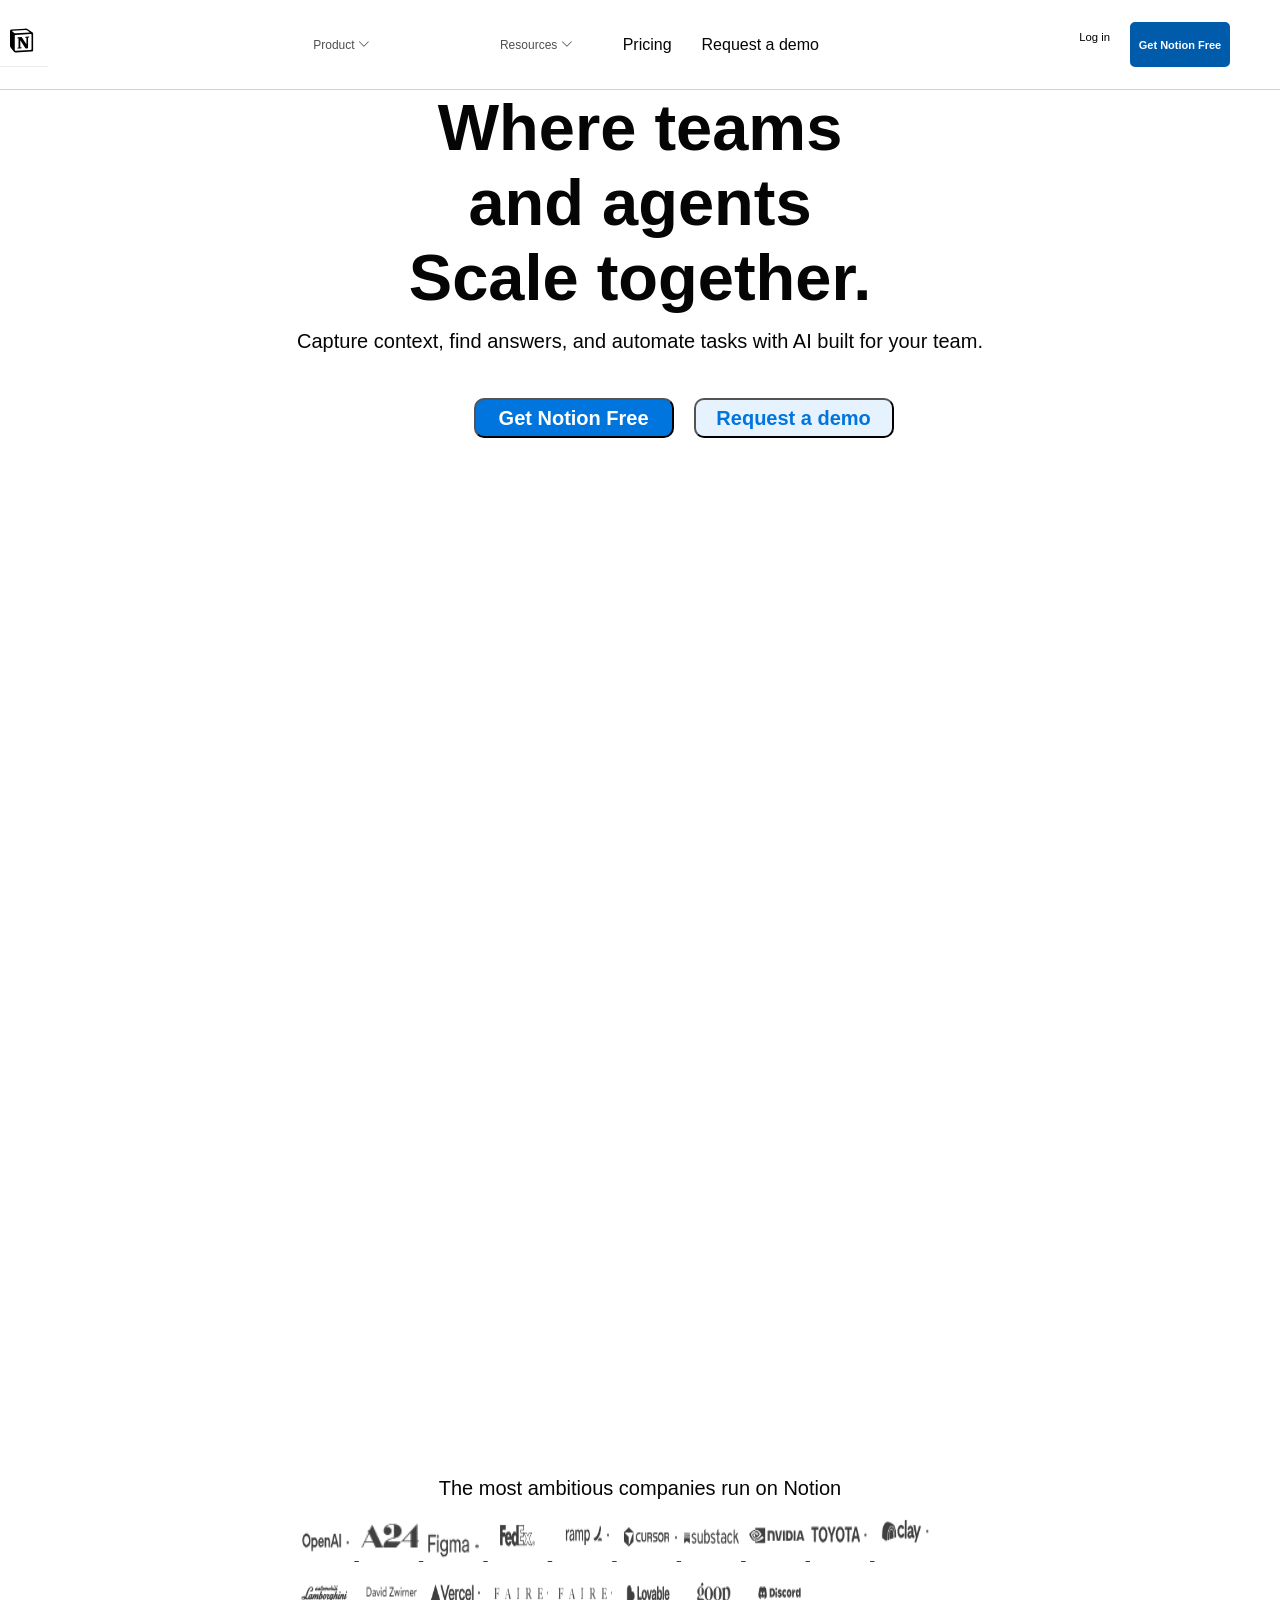
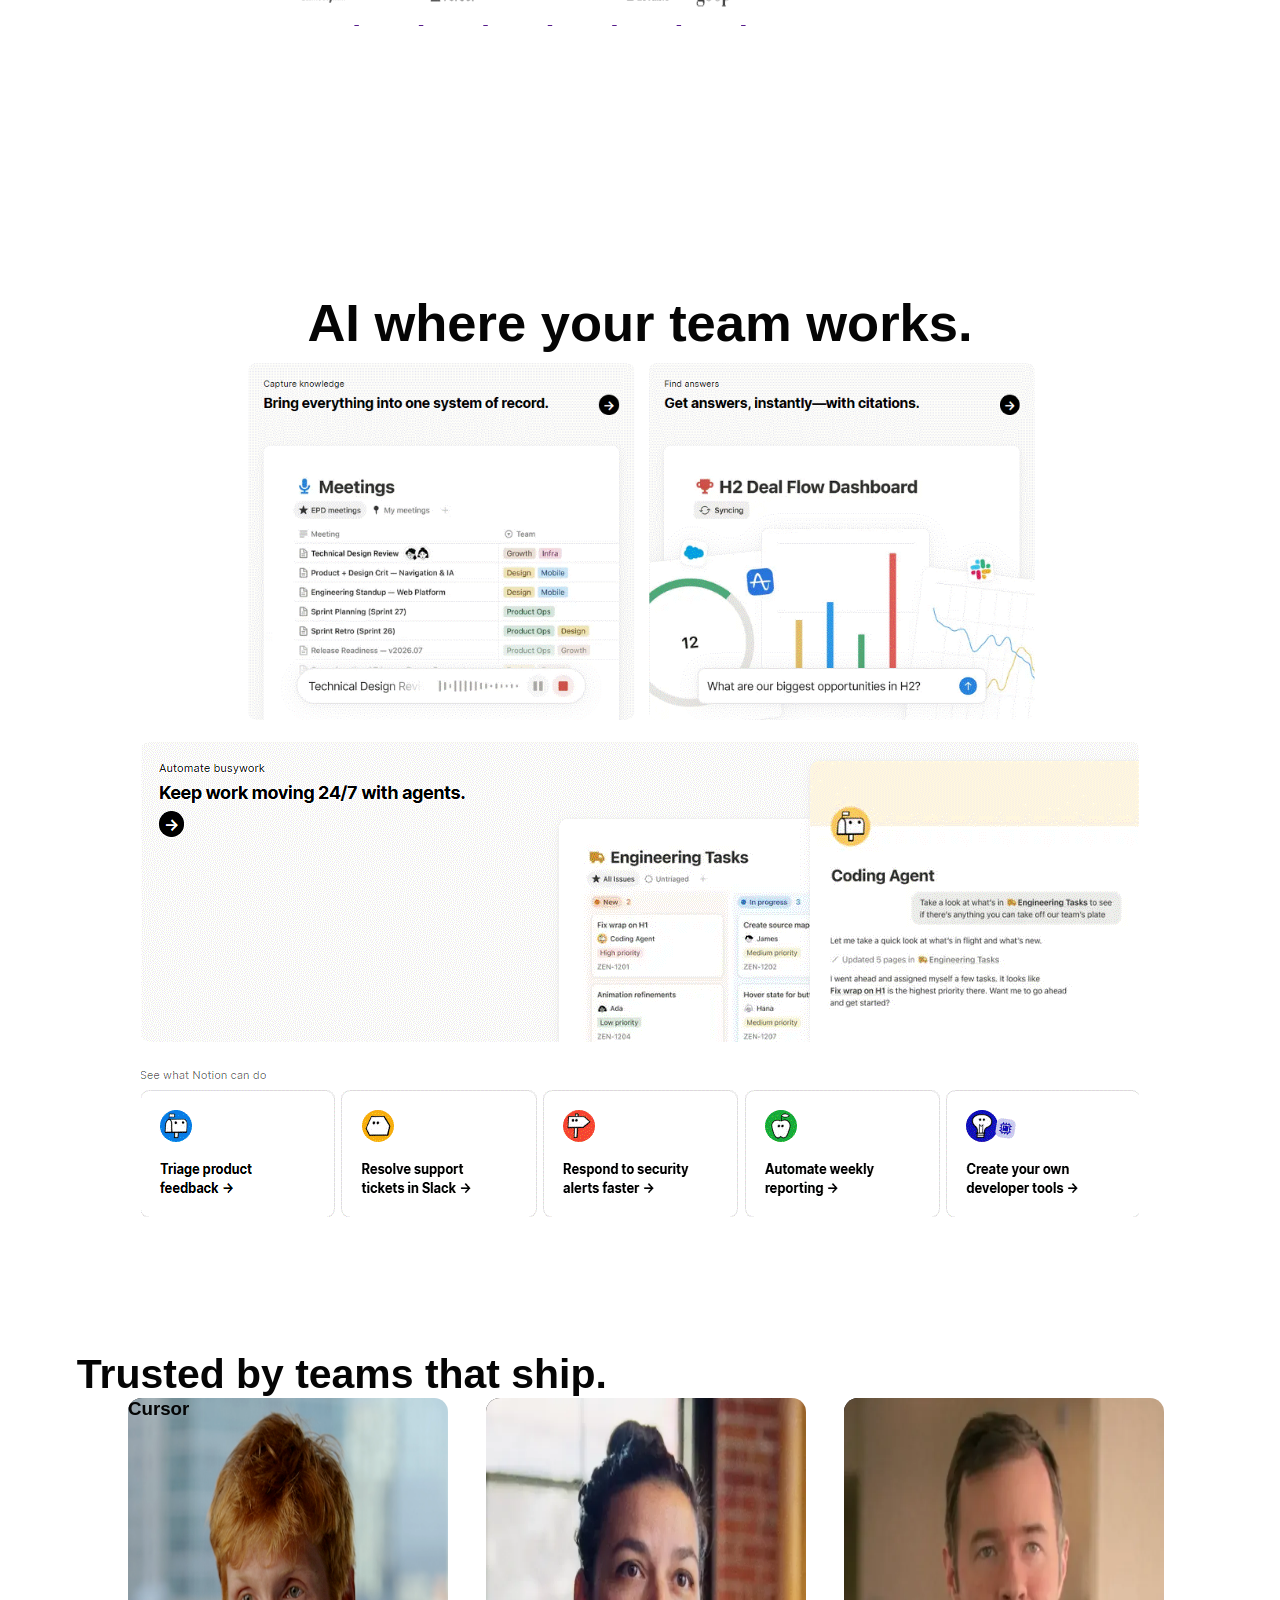
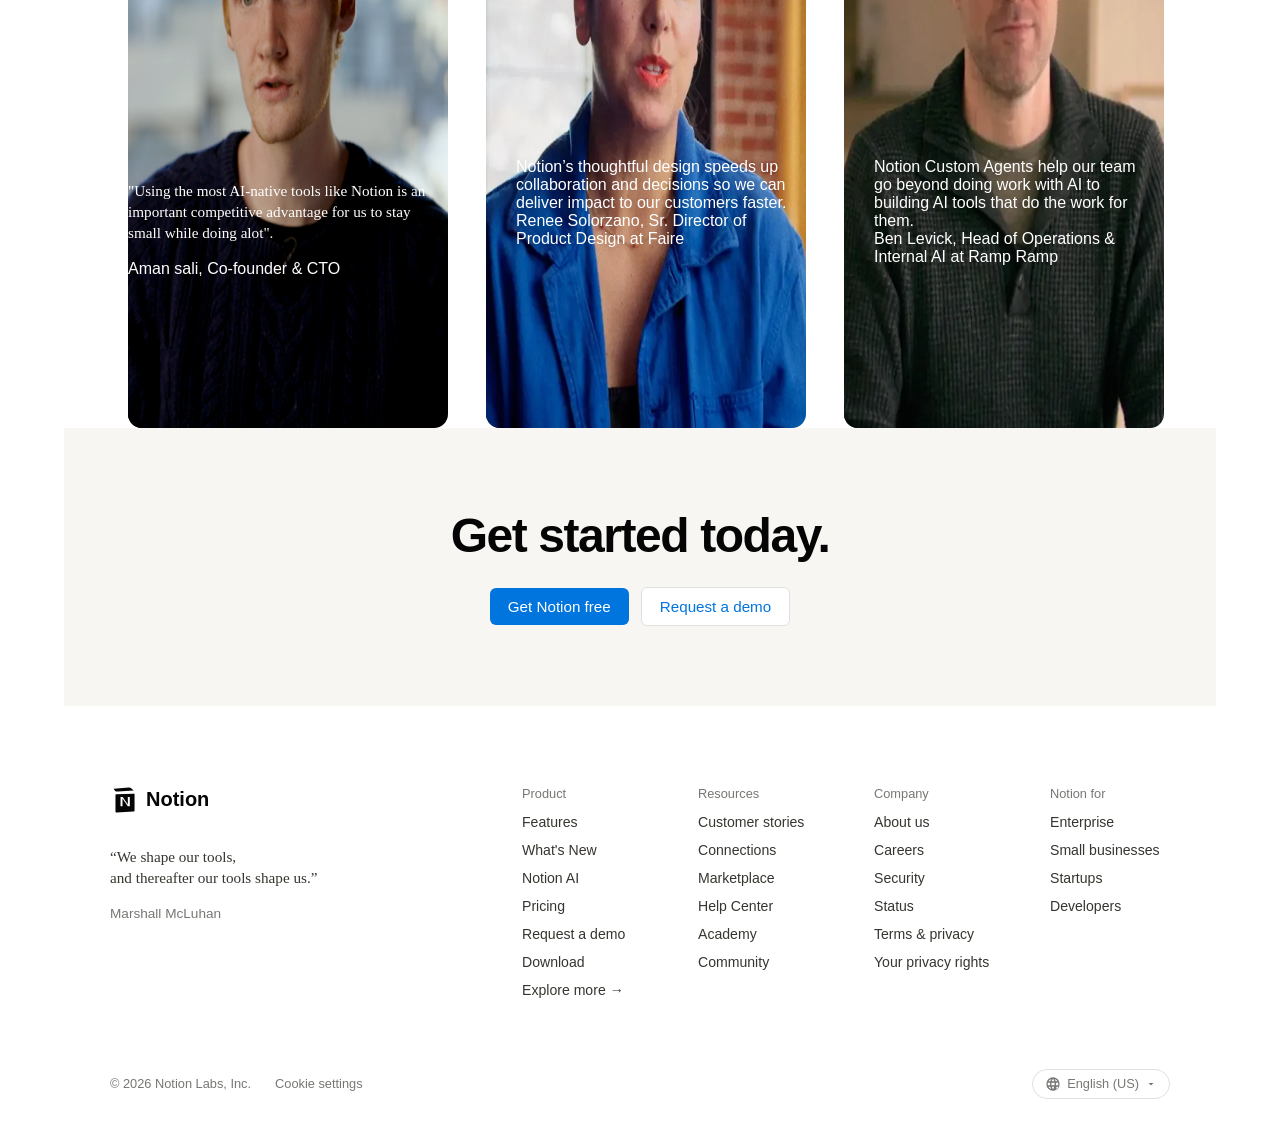
<file: index.html>
<!DOCTYPE html>
<html lang="en">
<head>
    <meta charset="UTF-8">
    <meta name="viewport" content="width=device-width, initial-scale=1.0">
    <link rel="stylesheet" href="style.css">
    <link rel="stylesheet" href="https://cdn.jsdelivr.net/npm/bootstrap-icons@1.13.1/font/bootstrap-icons.min.css">
    <title>Notion</title>
</head>
<body>
    <nav class="top">
        <div>
            <img src="./images/image.png" alt="">
        </div>
        <div class="topheader">
            <div class="product">
                <p>Product <i class="bi bi-chevron-down"></i>
                    <div class="dropdown">
                    <div class="privacy-box">
                        <h6>Features</h6>
                        <a href="">See all product<i class="bi bi-arrow-right-short"></i></a>
                    </div>
                    <div class="capture-box">
                        <div class="capture"><img src="/images/capture.gif" alt=""></div>
                        <div class="find">
                            <img src="/images/find.gif" alt="">
                        </div>
                        <div class="gift">
                            <img src="/images/gift.gif" alt="">
                        </div>
                    </div>
                    </div>
                </p>
            </div>
            <div class="resource">
                <p>Resources <i class="bi bi-chevron-down"></i>
                <div class="drop-down2">
                    <div class="notion">
                        <h4>Notion for</h4>
                        <h3>Enterprise</h3>
                        <h3>Small businesses</h3>
                        <h3>Startups</h3>
                        <h3>Developers</h3>
                    </div>
                    <div class="discover">
                        <h4>Discover</h4>
                        <h3>What's New</h3>
                        <h3>Customer stories</h3>
                        <h3>Webinars</h3>
                        <h3>Templates</h3>
                        <h3>Consultants</h3>
                    </div>
                    <div class="discover">
                        <h4>Learn</h4>
                        <h3>Academy</h3>
                        <h3>Product tours</h3>
                        <h3>Help Center</h3>
                    </div>
                </div>
                </p>
            </div>
            <div class="pricing">
                <p>Pricing</p>
            </div>
            <div class="demo">
                <p>Request a demo</p>
            </div>
        </div>
        <div class="log-box">
            <div class="log">
             <a href="login.html">Log in</a>
            </div>
            <div class="free">
                <a href="thirdpage.html">
                    <button>
                    <p>Get Notion Free</p>
                    </button>
                </a>
            </div>
        </div>
    </nav>
    <section class="java">
        <h1>Where teams and agents <span>Scale</span> together.</h1>
        <p>Capture context, find answers, and automate tasks with AI built for your team.</p>
        <div class="notion-box">
           <div class="notions">
            <button>
                    <h4>Get Notion Free</h4>

                
            </button>
           </div>
           <div class="demo"> 
            <button>
                <h4>Request a demo</h4>
            </button>
           </div>
        </div>
        
        <div class="will"><video loop autoplay muted>
            <source src="The AI workspace that works for you. Notion.mp4">
        </video>
        </div>
    </section>

    <div class="open">
        <p>The most ambitious companies run on Notion</p>
        <div class="anything">
            <a href="">
                <img src="./images/open.gif" alt="">
            </a>
            <a href="">
                <img src="./images/A24.gif" alt="">
            </a>
            <a href="">
                <img src="./images/figma.gif" alt="">
            </a>
            <a href="">
                <img src="./images/fedex.gif" alt="">
            </a>
            <a href="">
                <img src="./images/ramp.gif" alt="">
            </a>
            <a href="">
                <img src="./images/cursor.gif" alt="">
            </a>
            <a href="">
                <img src="./images/substack.gif" alt="">
            </a>
            <a href="">
                <img src="./images/nviada.gif" alt="">
            </a>
            <a href="">
                <img src="./images/toyota.gif" alt="">
            </a>
            <a href="">
                <img src="./images/clay.gif" alt="">
            </a>
            <a href="">
                <img src="./images/lambo.gif" alt="">
            </a>
            <a href="">
                <img src="./images/david.gif" alt="">
            </a>
            <a href="">
                <img src="./images/vercel.gif" alt="">
            </a>
            <a href="">
                <img src="./images/faire.gif" alt="">
            </a>
            <a href="">
                <img src="./images/faire.gif" alt="">
            </a>
            <a href="">
                <img src="./images/lovable.gif" alt="">
            </a>
            <a href="">
                <img src="./images/goop.gif" alt="">
            </a>
            <a href="">
                <img src="./images/discord.gif" alt="">
            </a>
        </div>
    </div>
    <div class="where">
        <h2>AI where your team works.</h2>
        <div>
            <!-- <a href="">
                <img src="./images/capture knowledge.gif" alt="">
            </a> -->
            <!-- <a href="">
                <img src="./images/find answers.gif" alt="">
            </a> -->
            <a href="">
                <img class="hd" src="./images/h2 deals.gif" alt="">
            </a>
            <a href="">
                <img src="./images/automate.gif" alt="">
            </a>
        </div>
    </div>
    <div class="trusts">
        <h3>Trusted by teams that ship.</h3>
    </div>

    <div class="team">
    <div class="cursor">
            <div class="overlay">
                <img src="images/imageye___-_imgi_189_cursor.png" alt="">
            </div>
            <div class="content">
                <h3>Cursor</h3>
                <div class="intent">
                <p class="quote">"Using the most AI-native tools like Notion is an important competitive advantage for us to stay small while doing alot".</p>
                <p class="name">Aman sali, Co-founder & CTO</p>
                </div>
            </div>

    </div>
    <div class="faire">
        <div class="film">
        <img src="./images/imageye___-_imgi_147_image.webp" alt="">
        </div>

        <div class="limp">
            <p>Notion’s thoughtful design speeds up collaboration and decisions so we can deliver impact to our customers faster.</p>
            <p>Renee Solorzano, Sr. Director of Product Design at Faire</p>
        </div>
    </div>
    <div class="ramp">
        <div class="camp">
        <img src="./images/imageye___-_imgi_153_image.webp" alt="">
        </div>

        <div class="damp">
            <p>Notion Custom Agents help our team go beyond doing work with AI to building AI tools that do the work for them.</p>
            <p>Ben Levick, Head of Operations & Internal AI at Ramp
Ramp</p>
        </div>
    </div>
    </div>























<section class="cta-section">
    <h1 class="cta-title">Get started today.</h1>
    <div class="cta-buttons">
      <a href="#" class="btn btn-primary">Get Notion free</a>
      <a href="#" class="btn btn-secondary">Request a demo</a>
    </div>
  </section>

  <footer class="footer">
    <div class="footer-container">

        <div class="footer-brand">
        <div class="logo">
          <svg class="logo-icon" viewBox="0 0 24 24" width="28" height="28">
            <path fill="currentColor" d="M4.459 4.208c.746.606 1.026.56 2.428.466l13.215-.793c.28 0 .047-.28-.046-.326L17.86 1.737c-.42-.326-.98-.56-1.727-.466L3.385 2.296c-.28.047-.327.234-.187.373zM5.532 7.054c-.7.047-.84.373-.84.793v13.805c0 .653.42 1.12.98 1.073l14.475-.84c.653-.047.887-.56.887-1.12V7.1c0-.42-.234-.606-.653-.56zm3.501 2.378h1.867l4.388 6.483V9.432h1.68v8.024h-1.68l-4.575-6.81v6.81h-1.68z"/>
          </svg>
          <span class="logo-text">Notion</span>
        </div>
        <p class="quote">“We shape our tools,<br>and thereafter our tools shape us.”</p>
        <span class="author">Marshall McLuhan</span>
      </div>

      <div class="footer-links">
        
        <div class="footer-column">
          <p class="column-title">Product</p>
          <ul>
            <li><a href="#">Features</a></li>
            <li><a href="#">What's New</a></li>
            <li><a href="#">Notion AI</a></li>
            <li><a href="#">Pricing</a></li>
            <li><a href="#">Request a demo</a></li>
            <li><a href="#">Download</a></li>
            <li><a href="#" class="arrow-link">Explore more &rarr;</a></li>
          </ul>
        </div>

        <div class="footer-column">
          <p class="column-title">Resources</p>
          <ul>
            <li><a href="secondpage.html">Customer stories</a></li>
            <li><a href="#">Connections</a></li>
            <li><a href="#">Marketplace</a></li>
            <li><a href="#">Help Center</a></li>
            <li><a href="#">Academy</a></li>
            <li><a href="#">Community</a></li>
          </ul>
        </div>

        <div class="footer-column">
          <p class="column-title">Company</p>
          <ul>
            <li><a href="#">About us</a></li>
            <li><a href="#">Careers</a></li>
            <li><a href="#">Security</a></li>
            <li><a href="#">Status</a></li>
            <li><a href="#">Terms & privacy</a></li>
            <li><a href="#">Your privacy rights</a></li>
          </ul>
        </div>

        <div class="footer-column">
          <p class="column-title">Notion for</p>
          <ul>
            <li><a href="#">Enterprise</a></li>
            <li><a href="#">Small businesses</a></li>
            <li><a href="#">Startups</a></li>
            <li><a href="#">Developers</a></li>
          </ul>
        </div>
        </div>
        </div>

        <div class="footer-bottom">
      <div class="bottom-left">
        <span class="copyright">&copy; 2026 Notion Labs, Inc.</span>
        <a href="#" class="cookie-settings">Cookie settings</a>
      </div>

      <div class="language-selector">
        <svg viewBox="0 0 24 24" width="16" height="16" fill="currentColor">
          <path d="M12 2a10 10 0 1 0 10 10A10.011 10.011 0 0 0 12 2zm6.93 6h-2.95a15.65 15.65 0 0 0-1.38-3.56A8.03 8.03 0 0 1 18.93 8zM12 4.07c.83 1.2 1.48 2.59 1.91 3.93h-3.82c.43-1.34 1.08-2.73 1.91-3.93zM4.26 14a7.82 7.82 0 0 1 0-4h3.38a17.81 17.81 0 0 0-.14 2c0 .68.05 1.35.14 2zm.81 2h2.95a15.65 15.65 0 0 0 1.38 3.56A8.03 8.03 0 0 1 5.07 16zm2.95-8H5.07a8.03 8.03 0 0 1 4.31-3.56A15.65 15.65 0 0 0 8.02 8zM12 19.93c-.83-1.2-1.48-2.59-1.91-3.93h3.82c-.43 1.34-1.08 2.73-1.91 3.93zM14.34 14H9.66a15.82 15.82 0 0 1-.16-2c0-.68.05-1.35.16-2h4.68c.11.65.16 1.32.16 2 0 .68-.05 1.35-.16 2zm1.64 5.56a15.65 15.65 0 0 0 1.38-3.56h2.95a8.03 8.03 0 0 1-4.33 3.56zM16.36 14a17.81 17.81 0 0 0 .14-2c0-.68-.05-1.35-.14-2h3.38a7.82 7.82 0 0 1 0 4z"/>
        </svg>
        <span>English (US)</span>
        <svg viewBox="0 0 24 24" width="12" height="12" fill="currentColor">
          <path d="M7 10l5 5 5-5z"/>
        </svg>
      </div>
    </div>
  </footer>


</body>
</html>
</file>
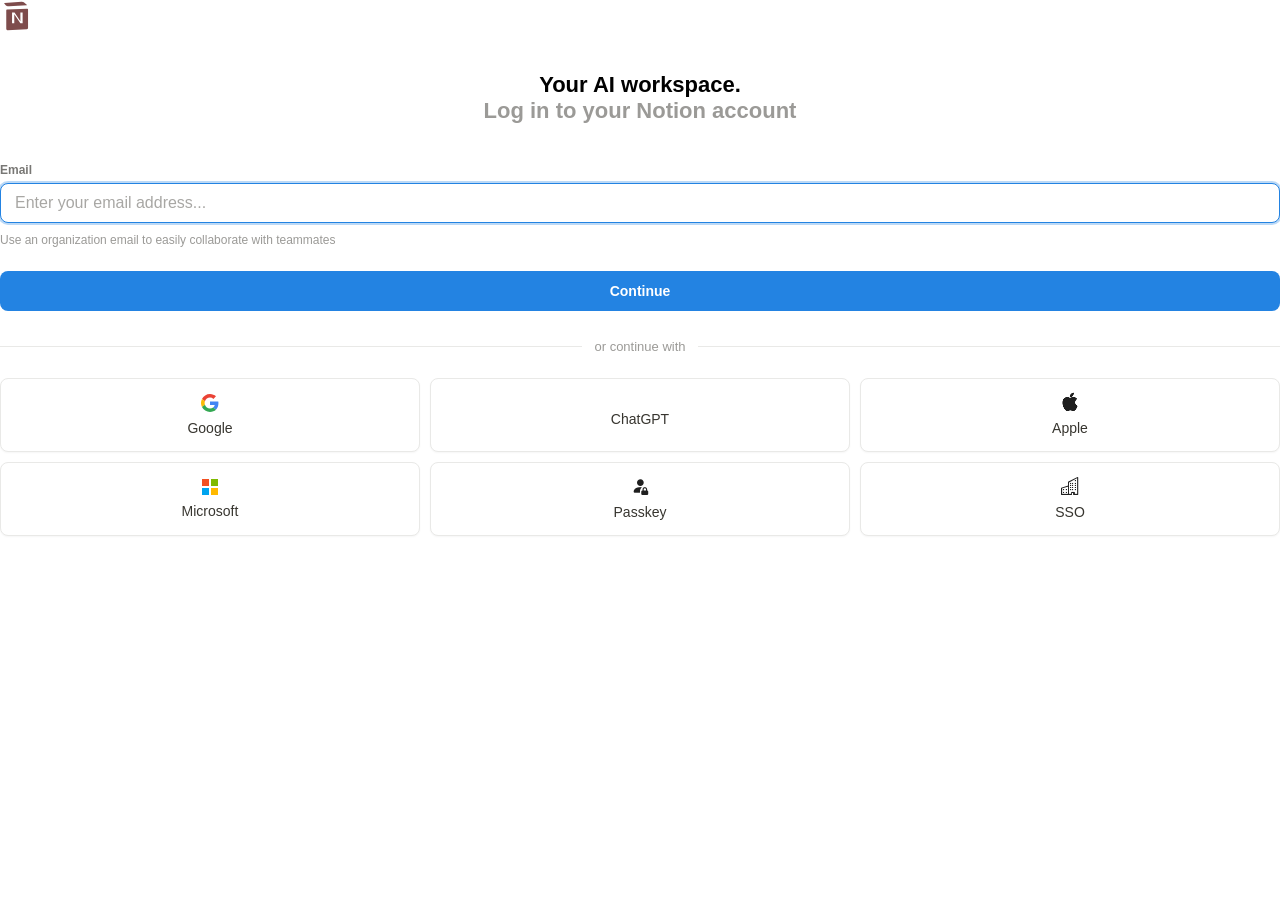
<file: login.html>
<!DOCTYPE html>
<html lang="en">
<head>
  <meta charset="UTF-8">
  <meta name="viewport" content="width=device-width, initial-scale=1.0">
  <title>Log in | Notion</title>
  <link rel="stylesheet" href="https://cdn.jsdelivr.net/npm/bootstrap-icons@1.13.1/font/bootstrap-icons.min.css">
  <link rel="stylesheet" href="login.css">
</head>
<body>
  <main class="login">
    <svg class="logo" viewBox="0 0 24 24" width="32" height="32" aria-label="Notion">
      <path fill="currentColor" d="M4.459 4.208c.746.606 1.026.56 2.428.466l13.215-.793c.28 0 .047-.28-.046-.326L17.86 1.737c-.42-.326-.98-.56-1.727-.466L3.385 2.296c-.28.047-.327.234-.187.373zM5.532 7.054c-.7.047-.84.373-.84.793v13.805c0 .653.42 1.12.98 1.073l14.475-.84c.653-.047.887-.56.887-1.12V7.1c0-.42-.234-.606-.653-.56zm3.501 2.378h1.867l4.388 6.483V9.432h1.68v8.024h-1.68l-4.575-6.81v6.81h-1.68z"/>
    </svg>

    <h1>Your AI workspace.<br><span>Log in to your Notion account</span></h1>

    <form class="form" action="#" method="post">
      <label for="email">Email</label>
      <input type="email" id="email" name="email" placeholder="Enter your email address..." autocomplete="email" autofocus>
      <p class="hint">Use an organization email to easily collaborate with teammates</p>
      <button type="submit" class="continue">Continue</button>
    </form>

    <div class="divider"><span>or continue with</span></div>

    <div class="providers">
      <a href="#" class="provider">
        <svg viewBox="0 0 48 48" width="18" height="18" aria-hidden="true">
          <path fill="#EA4335" d="M24 9.5c3.5 0 6.6 1.2 9.1 3.6l6.8-6.8C35.8 2.4 30.3 0 24 0 14.6 0 6.5 5.4 2.6 13.2l7.9 6.1C12.4 13.6 17.7 9.5 24 9.5z"/>
          <path fill="#4285F4" d="M46.5 24.5c0-1.6-.1-3.1-.4-4.5H24v9h12.7c-.6 3-2.2 5.5-4.7 7.2l7.6 5.9c4.4-4.1 6.9-10.1 6.9-17.6z"/>
          <path fill="#FBBC05" d="M10.5 28.7c-.5-1.4-.8-3-.8-4.7s.3-3.2.8-4.7l-7.9-6.1C.9 16.5 0 20.1 0 24s.9 7.5 2.6 10.8l7.9-6.1z"/>
          <path fill="#34A853" d="M24 48c6.5 0 11.9-2.1 15.9-5.8l-7.6-5.9c-2.1 1.4-4.9 2.3-8.3 2.3-6.3 0-11.6-4.1-13.5-9.8l-7.9 6.1C6.5 42.6 14.6 48 24 48z"/>
        </svg>
        <span>Google</span>
      </a>
      <a href="#" class="provider"><i class="bi bi-openai"></i><span>ChatGPT</span></a>
      <a href="#" class="provider"><i class="bi bi-apple"></i><span>Apple</span></a>
      <a href="#" class="provider">
        <span class="ms" aria-hidden="true"><i></i><i></i><i></i><i></i></span>
        <span>Microsoft</span>
      </a>
      <a href="#" class="provider"><i class="bi bi-person-fill-lock"></i><span>Passkey</span></a>
      <a href="#" class="provider"><i class="bi bi-buildings"></i><span>SSO</span></a>
    </div>
  </main>
</body>
</html>
</file>
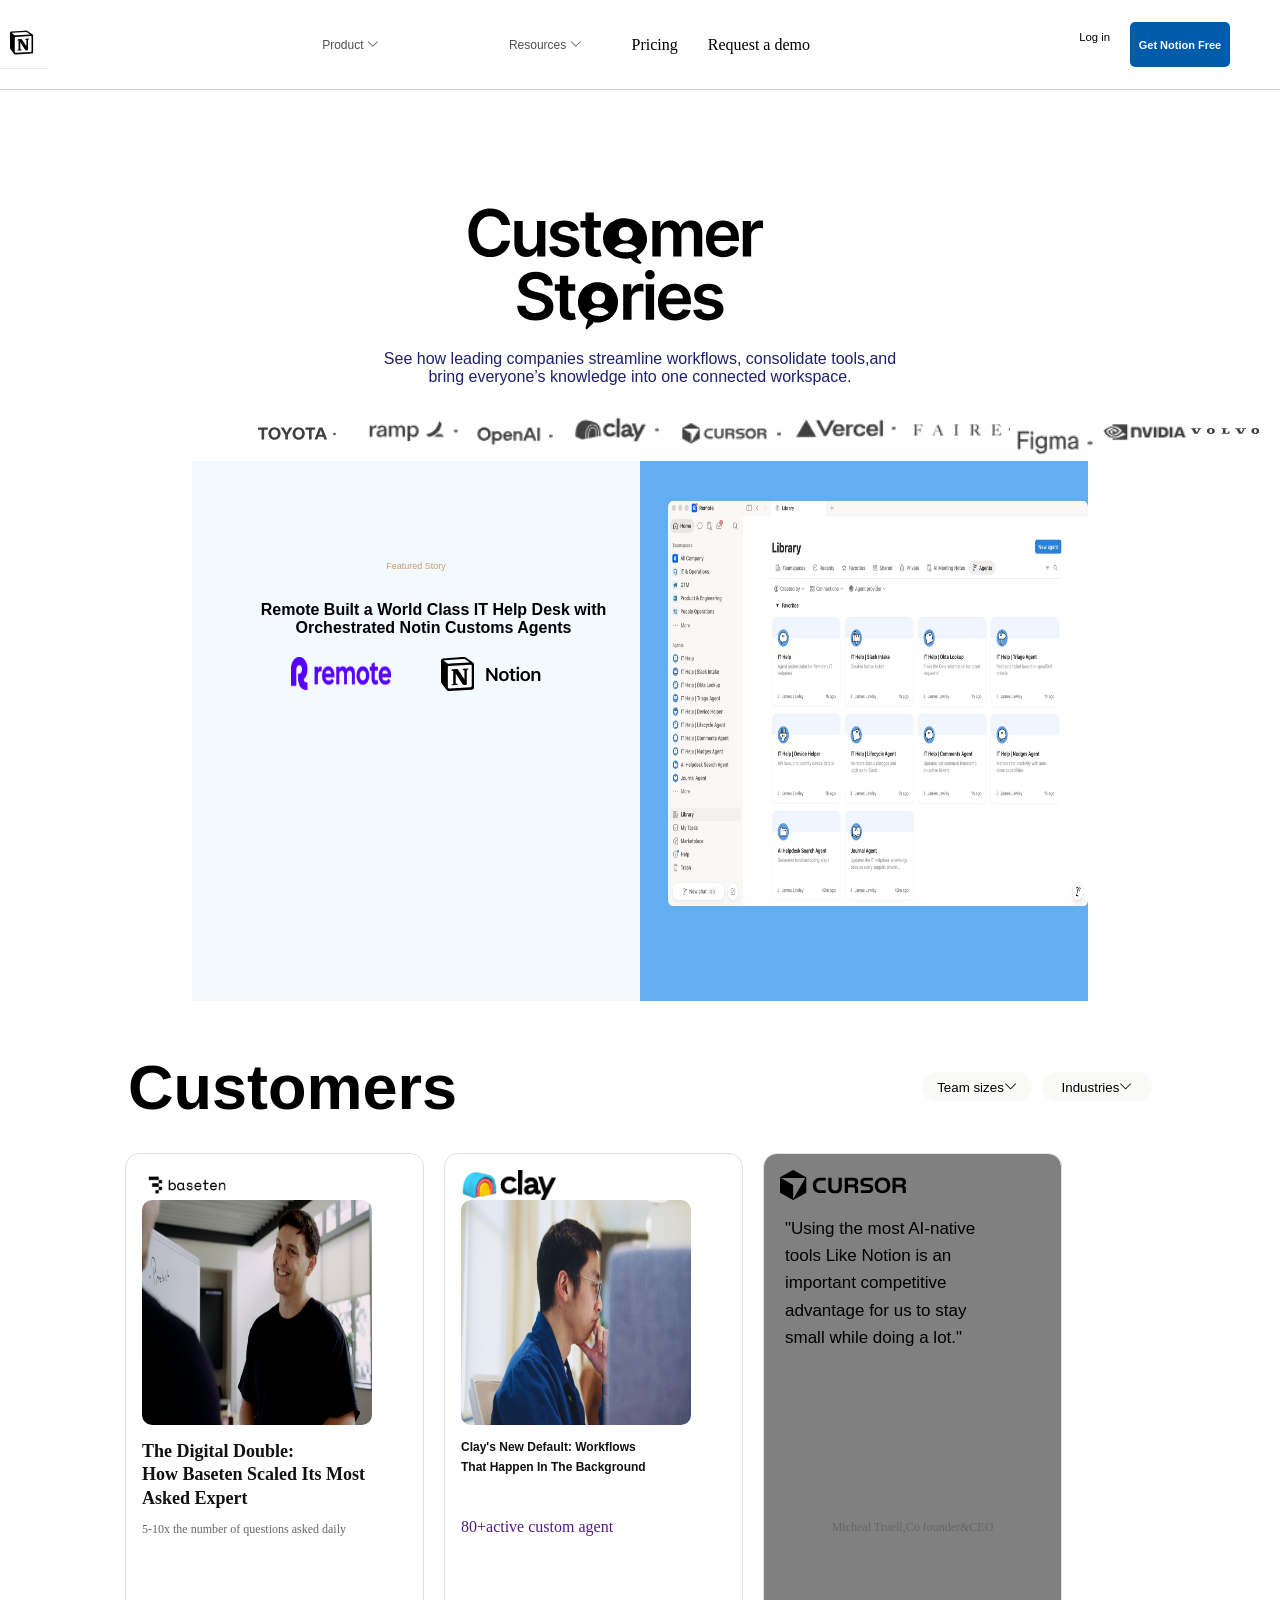
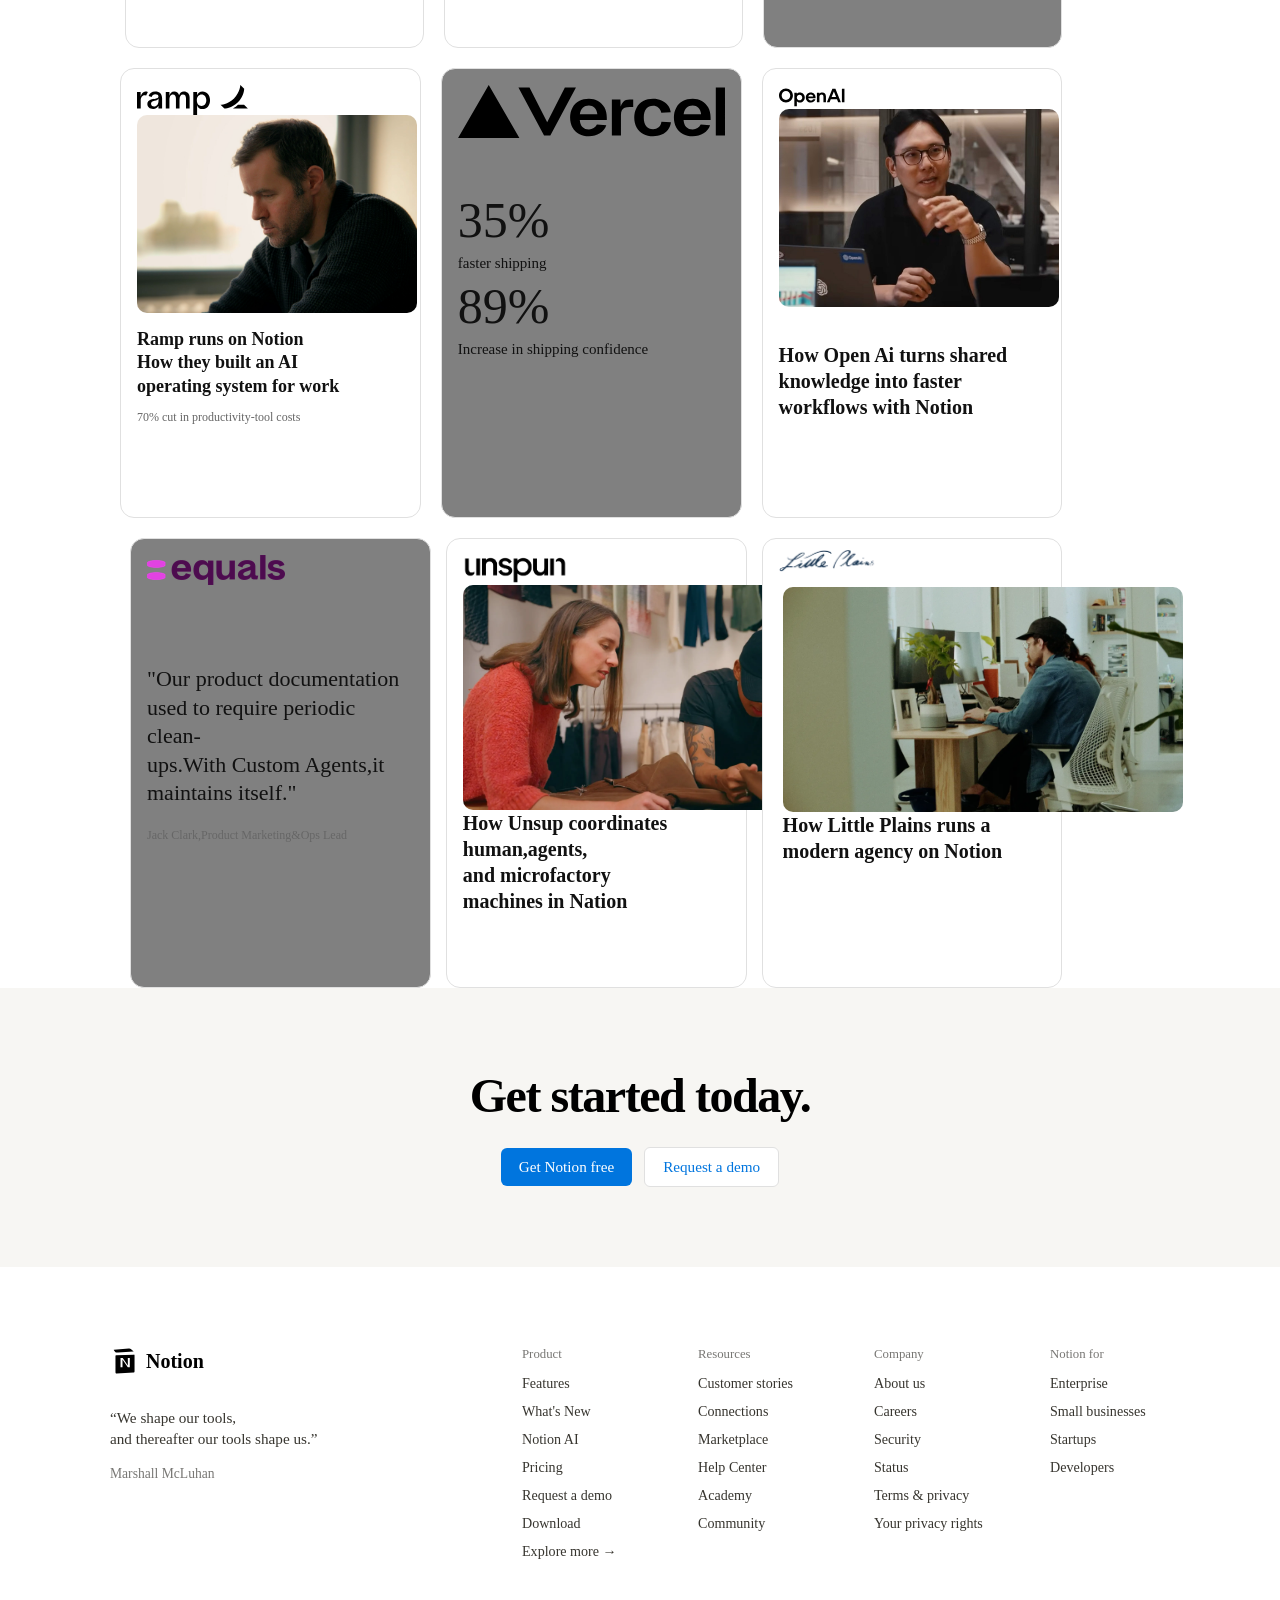
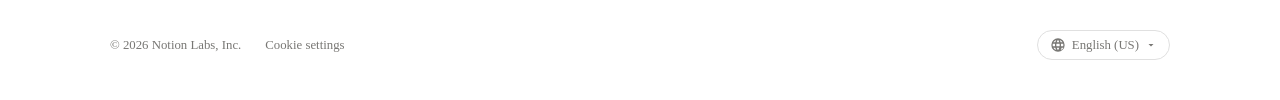
<file: secondpage.html>
<html lang="en">
<head>
    <meta charset="UTF-8">
    <meta name="viewport" content="width=device-width, initial-scale=1.0">
    <link rel="stylesheet" href="secondpage.css">
        <link rel="stylesheet" href="https://cdn.jsdelivr.net/npm/bootstrap-icons@1.13.1/font/bootstrap-icons.min.css">
        <link rel="stylesheet" href="https://cdn.jsdelivr.net/npm/bootstrap-icons@1.13.1/font/bootstrap-icons.min.css">

    <title>Page2</title>
</head>
<body>
    <nav class="top">
        <div>
            <img src="./images/image.png" alt="">
        </div>
        <div class="topheader">
            <div class="product">
                <p>Product <i class="bi bi-chevron-down"></i>
                    <div class="dropdown">
                    <div class="privacy-box">
                        <h6>Features</h6>
                        <a href="">See all product<i class="bi bi-arrow-right-short"></i></a>
                    </div>
                    <div class="capture-box">
                        <div class="capture"><img src="/images/capture.gif" alt=""></div>
                        <div class="find">
                            <img src="/images/find.gif" alt="">
                        </div>
                        <div class="gift">
                            <img src="/images/gift.gif" alt="">
                        </div>
                    </div>
                    </div>
                </p>
            </div>
            <div class="resource">
                <p>Resources <i class="bi bi-chevron-down"></i>
                <div class="drop-down2">
                    <div class="notion">
                        <h4>Notion for</h4>
                        <h3>Enterprise</h3>
                        <h3>Small businesses</h3>
                        <h3>Startups</h3>
                        <h3>Developers</h3>
                    </div>
                    <div class="discover">
                        <h4>Discover</h4>
                        <h3>What's New</h3>
                        <h3>Customer stories</h3>
                        <h3>Webinars</h3>
                        <h3>Templates</h3>
                        <h3>Consultants</h3>
                    </div>
                    <div class="discover">
                        <h4>Learn</h4>
                        <h3>Academy</h3>
                        <h3>Product tours</h3>
                        <h3>Help Center</h3>
                    </div>
                </div>
                </p>
            </div>
            <div class="pricing">
                <p>Pricing</p>
            </div>
            <div class="demo">
                <p>Request a demo</p>
            </div>
        </div>
        <div class="log-box">
            <div class="log">
             <a href="">Log in</a>
            </div>
            <div class="free">
                <button>
                    <p>Get Notion Free</p>
                </button>
                <p></p>
            </div>
        </div>
    </nav>
            <div class="cus">
<img src="./images/download (17).svg" alt="">
            </div>
            <p class="see">See how leading companies streamline workflows, consolidate tools,and <br>bring everyone’s knowledge into one connected workspace.</p>
  <div class="bond">
    <div class="toyota">
        <a href="">
        <img src="./images/toyota.gif" alt="">
    </a>
    </div>
    <div class="clays">
        <a href=""> <img src="./images/ramp.gif" alt=""></a>
    </div>
    
    <div class="clay">
        <a href="">
        <img src="images/open.gif" alt="">
    </a>
    </div>
    <!-- <a href="">
        <img src="./images/clay.gif" alt="">
    </a> -->
    <div class="clayss">
        <a>
        <img src="images/clay.gif" alt="">
    </a>
    </div>
    <div class="claysss">
<a>
    <img src="images/cursor.gif" alt="">
</a>
</div>
    <div class="ve">
<a>
    <img src="images/vercel.gif" alt="">
</a>
</div>
<div class="fa" >
    <a href="">
        <img src="images/faire.gif" alt="">
    </a>
    </div>
    <div class="fig">
        <a href="">
            <img src="images/figma.gif" alt="">
        </a>
    </div>
    <div class="nvi">
        <a href="">
            <img src="images/nviada.gif" alt="">
        </a>
    </div>
    <div class="vol">
        <a href="">
            <img src="image.png" alt="">
        </a>
    </div>
</div>
    </div>
    </div>
  </div>
  <div class="a-tag">
    <a href="">
        <div class="story-box">
            <p class="fea">Featured Story</p>
            <h1>Remote Built a World Class IT Help Desk with Orchestrated Notin Customs Agents</h1>
            
            <!-- <img src="images/imageye___-_imgi_86_remote-hero-media.webp" alt=""> -->
            <div class="remote-box">
                <img src="images/imageye___-_imgi_37_image.png" alt="">
            <img src="images/download (18).svg" alt="">
            </div> 
        </div>
        <div class="dawa-box">
            <img src="images/imageye___-_imgi_86_remote-hero-media.webp" alt="">
        </div>
    </a>
</div>
<div class="play">
    <div class="go">
        <h2>Customers</h2>
    </div>
    <div class="foot">
        <button>Team sizes<i class="bi bi-chevron-down"></i></button>
        <button>Industries<i class="bi bi-chevron-down"></i></button>
    </div>
</div>
<div class="overall-box">
    <div class="alls">
   <a href="">
     <div class="base-box">
        <img src="images/imageye___-_imgi_16_image.webp" alt="">
    </div>
<div class="white-man">
    <img src="images/imageye___-_imgi_81_baseten-thumbnail-image__1920x1200_.png" alt="">
</div>
<div class="title">The Digital Double: <br>How Baseten Scaled Its Most Asked Expert
</div>
<div class="metric">
  5-10x the number of questions asked daily </div>
   </a>
</div>
<div class="clayyy">
    <a href="">
        <div class="clayyy-box">
      <img src="images/imageye___-_imgi_74_Clay_Logo_Primary_Blk_2x.png" alt="">
      </div>
      <div class="clay-man">
        <img src="images/imageye___-_imgi_84_product-screen-image__1920x1200_.png" alt="">
      </div>
      <div class="new">
        Clay's New Default: Workflows <br>
        That Happen In The Background
      </div>
        <div class="active">80+active custom agent</div>
    </a>
</div>
<div class="most">
    <div class="vee">
        <img src="images/cursor-logo-mono.svg" alt="">
    </div>
    <div class="sec">
        <a href="">
        <h3>"Using the most AI-native tools 
            Like Notion is an important 
            competitive advantage for 
            us to stay small while doing 
            a lot."
        </h3> 
    <div class="co">Micheal Truell,Co founder&CEO</div>
    </a>
    </div>
    
    

</div>
</div>
<div class="settings">
    <div class="cut">
    <a href="">
        <div class="dot-box">
            <img src="images/Ramp.svg" alt="">
        </div>
        <div class="dot-man">
            <img src="images/imageye___-_imgi_85_HERO_V11.01_00_39_17.Still002_1.png" alt="">
        </div>
        <div class="run">Ramp runs on Notion <br>How they built an AI <br>operating system for work</div>
        <div class="in">70% cut in productivity-tool costs</div>
    </a>
</div>
<div class="fast">
    <div class="bee">
        <img src="images/Vercel.svg" alt="">
    </div>
    <a href="">
        <h4>35%</h4>
        <h2>faster shipping</h2>
        <h5>89%</h5>
        <h3>Increase in shipping confidence</h3>
    </a>
</div>
<div class="asap">
    <a href="">
        <div class="asa-box">
            <img src="images/OpenAI.svg" alt="">
        </div>
        <div class="asap-man">
            <img src="images/imageye___-_imgi_87_openai.jpg" alt="">
        </div>
        <div class="chic">
            How Open Ai turns shared <br>knowledge into faster <br> workflows with Notion
        </div>
    </a>
</div>
</div>
<div class="setting">
    <div class="wet">
    <div class="pee">
        <img src="images/imageye___-_imgi_88_Equals_Primary_Logo_Plum_RGB_60px_Contentful.png" alt="">
    </div>
    <a href="">
        <h3>"Our product documentation 
        <br>used to require periodic clean- 
        <br>ups.With Custom Agents,it
        <br>maintains itself."
        </h3>
        <div class="no">Jack Clark,Product Marketing&Ops Lead</div>
    </a>
    </div>
 <div class="soap">
    <a href="">
        <div class="akes-box">
         <div class="eye">
               <img src="images/imageye___-_imgi_89_unspun-logo.png" alt="">
         </div>
        </div>
        <div class="ake-man">
            <img src="images/imageye___-_imgi_27_image.webp" alt="">
        </div>
        <div class="bic">
            How Unsup coordinates 
            <br>human,agents,
            <br>and microfactory
            <br>machines in Nation
        </div>
    </a>
   </div>
    
   <div class="bye-box">
    <a href="">
    <div class="bye">
    <img src="images/imageye___-_imgi_28_image.webp" alt="">
    </div>
    <div class="byes-man">
    <img src="images/imageye___-_imgi_29_image.webp" alt="">
    </div>
<div class="lip">
<a href=""><h5>How Little Plains runs a 
<br>modern agency on Notion</h5></a>
</div>
</div>
<!-- <div class="soaps">
    <a href="">
        <div class="akes-box">
         <div class="eye">
               <img src="images/imageye___-_imgi_89_unspun-logo.png" alt="">
         </div>
        </div>
        <div class="ake-man">
            <img src="images/imageye___-_imgi_27_image.webp" alt="">
        </div>
        <div class="bic">
            How Unsup coordinates 
            <br>human,agents,
            <br>and microfactory
            <br>machines in Nation
        </div>
    </a>
</div> -->
<!-- <div class="bye-box">
    <a href="">
    <div class="bye">
    <img src="images/imageye___-_imgi_28_image.webp" alt="">
</div>
</div>
<div class="bye-man">
    <img src="images/imageye___-_imgi_29_image.webp" alt="">
</div>
<div class="lip">
<a href=""><h5>How Little Plains runs a 
<br>modern agency on Notion</h5></a>
</div> -->
</div>
<section class="cta-section">
    <h1 class="cta-title">Get started today.</h1>
    <div class="cta-buttons">
      <a href="#" class="btn btn-primary">Get Notion free</a>
      <a href="#" class="btn btn-secondary">Request a demo</a>
    </div>
  </section>

  <footer class="footer">
    <div class="footer-container">

        <div class="footer-brand">
        <div class="logo">
          <svg class="logo-icon" viewBox="0 0 24 24" width="28" height="28">
            <path fill="currentColor" d="M4.459 4.208c.746.606 1.026.56 2.428.466l13.215-.793c.28 0 .047-.28-.046-.326L17.86 1.737c-.42-.326-.98-.56-1.727-.466L3.385 2.296c-.28.047-.327.234-.187.373zM5.532 7.054c-.7.047-.84.373-.84.793v13.805c0 .653.42 1.12.98 1.073l14.475-.84c.653-.047.887-.56.887-1.12V7.1c0-.42-.234-.606-.653-.56zm3.501 2.378h1.867l4.388 6.483V9.432h1.68v8.024h-1.68l-4.575-6.81v6.81h-1.68z"/>
          </svg>
          <span class="logo-text">Notion</span>
        </div>
        <p class="quote">“We shape our tools,<br>and thereafter our tools shape us.”</p>
        <span class="author">Marshall McLuhan</span>
      </div>

      <div class="footer-links">
        
        <div class="footer-column">
          <p class="column-title">Product</p>
          <ul>
            <li><a href="#">Features</a></li>
            <li><a href="#">What's New</a></li>
            <li><a href="#">Notion AI</a></li>
            <li><a href="#">Pricing</a></li>
            <li><a href="#">Request a demo</a></li>
            <li><a href="#">Download</a></li>
            <li><a href="#" class="arrow-link">Explore more &rarr;</a></li>
          </ul>
        </div>

        <div class="footer-column">
          <p class="column-title">Resources</p>
          <ul>
            <li><a href="#">Customer stories</a></li>
            <li><a href="#">Connections</a></li>
            <li><a href="#">Marketplace</a></li>
            <li><a href="#">Help Center</a></li>
            <li><a href="#">Academy</a></li>
            <li><a href="#">Community</a></li>
          </ul>
        </div>

        <div class="footer-column">
          <p class="column-title">Company</p>
          <ul>
            <li><a href="#">About us</a></li>
            <li><a href="#">Careers</a></li>
            <li><a href="#">Security</a></li>
            <li><a href="#">Status</a></li>
            <li><a href="#">Terms & privacy</a></li>
            <li><a href="#">Your privacy rights</a></li>
          </ul>
        </div>

        <div class="footer-column">
          <p class="column-title">Notion for</p>
          <ul>
            <li><a href="#">Enterprise</a></li>
            <li><a href="#">Small businesses</a></li>
            <li><a href="#">Startups</a></li>
            <li><a href="#">Developers</a></li>
          </ul>
        </div>
        </div>
        </div>

        <div class="footer-bottom">
      <div class="bottom-left">
        <span class="copyright">&copy; 2026 Notion Labs, Inc.</span>
        <a href="#" class="cookie-settings">Cookie settings</a>
      </div>

      <div class="language-selector">
        <svg viewBox="0 0 24 24" width="16" height="16" fill="currentColor">
          <path d="M12 2a10 10 0 1 0 10 10A10.011 10.011 0 0 0 12 2zm6.93 6h-2.95a15.65 15.65 0 0 0-1.38-3.56A8.03 8.03 0 0 1 18.93 8zM12 4.07c.83 1.2 1.48 2.59 1.91 3.93h-3.82c.43-1.34 1.08-2.73 1.91-3.93zM4.26 14a7.82 7.82 0 0 1 0-4h3.38a17.81 17.81 0 0 0-.14 2c0 .68.05 1.35.14 2zm.81 2h2.95a15.65 15.65 0 0 0 1.38 3.56A8.03 8.03 0 0 1 5.07 16zm2.95-8H5.07a8.03 8.03 0 0 1 4.31-3.56A15.65 15.65 0 0 0 8.02 8zM12 19.93c-.83-1.2-1.48-2.59-1.91-3.93h3.82c-.43 1.34-1.08 2.73-1.91 3.93zM14.34 14H9.66a15.82 15.82 0 0 1-.16-2c0-.68.05-1.35.16-2h4.68c.11.65.16 1.32.16 2 0 .68-.05 1.35-.16 2zm1.64 5.56a15.65 15.65 0 0 0 1.38-3.56h2.95a8.03 8.03 0 0 1-4.33 3.56zM16.36 14a17.81 17.81 0 0 0 .14-2c0-.68-.05-1.35-.14-2h3.38a7.82 7.82 0 0 1 0 4z"/>
        </svg>
        <span>English (US)</span>
        <svg viewBox="0 0 24 24" width="12" height="12" fill="currentColor">
          <path d="M7 10l5 5 5-5z"/>
        </svg>
      </div>
    </div>
  </footer>
</body>
</html>
</file>
<file: style.css>
*{
    padding: 0;
    margin: 0;
    box-sizing: border-box;
}

.top {
    width: 100%;
    height: 10vh;
    background-color: white;
    display: flex;
    align-items: center;
    border-bottom: 1px solid rgb(211, 208, 208);
}
.topheader {
    display: flex;
    align-items: center;
    gap: 30px;
    margin: auto;
    margin: auto;
}
.product{
 position: relative;
}
.product p{
    margin-left: 0;
    font-family: sans-serif;
    font-size: 12px;
    font-family: 500;
    color: #4F4F4F;
    margin-left: 5px;
}
.product:hover .dropdown{
    display: block;
}
.privacy-box{
    display: flex;
    justify-content: space-between;
}
.privacy-box h6{
    color: #BABABA;
    font-family: 
NotionInter (woff2)
Inter-apple-system, BlinkMacSystemFont,"Segoe UI", Helvetica, "Apple Color Emoji",Arial,sans-serif, "Segoe UI Emoji","Segoe UI Symbol";
font-size: 12px;
margin-left: 14px;
}
.privacy-box a{
    font-size: 13px;
    font-family: Times New Roman;
   color: #087ce2;
   text-decoration: none;
}
.capture-box{
    display: flex;
    gap: 20px;
    margin-top: 10px;
    margin-left: 10px;
}
.dropdown {
    position: absolute;
    top: 100%;
    left: 50%;
    transform: translateX(-50%);

    width: 700px;
    height: auto;
    background-color: white;

    border-radius: 20px;
    box-shadow: 2px 5px 10px rgb(211, 209, 209);

    padding: 20px;

    display: none;
}
.log-box{
    display: flex;

}
.log a{
    font-family: sans-serif;
    font-size: 11.3px;
    color: black;
    text-decoration: none;
    font-weight: 200;
    margin-right: 20px;
   line-height: 30px;
   position: relative;
}
.log a:hover{
    background-color: gray;
    width: 10px;
    height: 8px;
    white-space: nowrap;
    padding: 4px;
    position: relative;
}
.free button{
    background-color: #005BAB;
    margin-right: 50px;
    height: 5vh;
    width: 100px;
    color: white;
    border-color: #005BAB;
    border-style: solid;
    border-radius: 5px;
}
.free p{
    font-size: 11px;
    font-family: sans-serif;
    font-weight: 600;
}
.resource p{
      margin-left: 100px;
    font-family: sans-serif;
    font-size: 12px;
    font-family: 500;
    color: #4F4F4F;
    margin-right: 20px;
}
.resource:hover .drop-down2{
    display: flex;

}
.resource {
    position: relative;
}
.drop-down2 {
    position: absolute;
    transform: translateX(-50%);
   left: 180px;
    width: 400%;
    height: auto;
    margin-top: 30px;
    background-color: white;
    box-shadow: 2px 5px 10px rgb(211, 209, 209);
    border-radius: 10px;

    padding: 20px;
     gap: 50px;
    display: none;
}
.java{
  width: 100vw;
}
.java h1{
  width: 40%;
  margin: auto;
  text-align: center;
  font-size: 65px;
  font-family: sans-serif;
}
.java p{
  text-align: center;
  font-size: 20px;
  font-family: sans-serif;
  margin-top: 15px;
}   
.notion-box{
  width: 40%;
  margin-left: 37%;
  margin-top: 5vh;
  display: flex;
  gap: 20px;
  align-items: center;
}
.notions button{
  width: 200px;
  height: 40px;
  font-size: 20px;
  border-radius: 10px;
  background-color: rgb(0,117,222);
  color: white;
}

.will {
  width: 70%;
  margin: auto;
}
.will video{
  /* width: 70vw; */
  margin-top: 10vh;
  width: fit-content;
  /* margin-left: 170px;  */
  height: 100vh;
}
.demo button{
  width: 200px;
  height: 40px;
  font-size: 20px;
  border-radius: 10px;
  background-color:rgb(230,243,254);
  color: rgb(0,117,222);
}
.open{
  width: 90vw;
  height: 40vh;
  margin: auto;
}
.open p{
  padding-top: 5vh;
  font-size: 20px;
  text-align: center;
}
.anything{
    width: 60%;
    margin-left: 20%;
    gap: 70px;
}
.anything img{
    width: 60px;
    height: 60px;
}
.where{
    font-weight: 900;
    font-size: 35px;
    text-align: center;
    margin-top: 100px;
}
.hd{
  width: 800px;
}
.trusts{
    margin-left: 6vw;
    margin-top: 14vh;
    font-size: 35px;
}
.team{
  width: 80%;
  margin: auto;
  gap: 50px;
  display: flex;
}
.cursor{
  width: 25vw;
  height: 70vh;
  border-radius: 14px;
  gap: 20px;
  background-color: black;
  position: relative;
}
.overlay{
  position: absolute;
}
.overlay img{
  width:25vw;
  height: 70vh;
  border-radius: 14px;
}
.content{
  position:absolute;
}
.intent{
  margin-top: 40vh;
}
.intent p{
  color: white;
}
.faire{
  width: 25vw;
  height: 70vh;
  border-radius: 14px;
  gap: 20px;
  background-color: black;
  position: relative;
}
.film{
  position: absolute;
}
.film img{
  width:25vw;
  height: 70vh;
  border-radius: 14px;
}
.limp{
  margin-left: 30px;
  position: absolute;
  margin-top: 40vh;
}
.limp p{
  color: white;
}
.ramp{
  width: 25vw;
  height: 70vh;
  border-radius: 14px;
  gap: 20px;
  background-color: black;
  position: relative;
}
.camp{
  position: absolute;
}
.camp img{
  width:25vw;
  height: 70vh;
  border-radius: 14px;
}
.damp{
  margin-left: 30px;
  position: absolute;
  margin-top: 40vh;
}
.damp p{
  color: white;
}
.red{
  width: 300px;
  height: 380px;
  border-radius: 10px;
  overflow: hidden;
  position: relative;
  color: white;
}
body {
  font-family: -apple-system, BlinkMacSystemFont, "Segoe UI", Roboto, Helvetica, Arial, sans-serif;
  color: #050505;
  background-color: #ffffff;
  width: 100%;
  max-width: 100%;
  overflow-x: hidden;
}
.cta-section {
  background-color: #f7f6f3;
  padding: 80px 20px;
  text-align: center;
  width: 90%;
  margin: auto;
}

.cta-title {
  font-size: 3rem;
  font-weight: 700;
  letter-spacing: -0.03em;
  margin-bottom: 24px;
}

.cta-buttons {
  display: flex;
  justify-content: center;
  align-items: center;
  gap: 12px;
}

.btn {
  text-decoration: none;
  font-size: 0.95rem;
  font-weight: 500;
  padding: 10px 18px;
  border-radius: 6px;
  transition: background-color 0.15s ease;
}

.btn-primary {
  background-color: #0075de;
  color: #ffffff;
}

.btn-primary:hover {
  background-color: #005bb5;
}

.btn-secondary {
  background-color: #ffffff;
  color: #0075de;
  border: 1px solid #e0e0e0;
}

.btn-secondary:hover {
  background-color: #f0f0f0;
}

/* Footer Section */
.footer {
  max-width: 1100px;
  margin: 0 auto;
  padding: 80px 20px 40px;
}

.footer-container {
  display: flex;
  justify-content: space-between;
  gap: 40px;
  flex-wrap: wrap;
}

/* Brand Section */
.footer-brand {
  max-width: 260px;
}

.logo {
  display: flex;
  align-items: center;
  gap: 8px;
  margin-bottom: 32px;
}

.logo-text {
  font-size: 1.25rem;
  font-weight: 700;
}

.quote {
  font-family: Georgia, serif;
  font-size: 0.95rem;
  line-height: 1.4;
  color: #37352f;
  margin-bottom: 16px;
}

.author {
  font-size: 0.85rem;
  color: #787774;
}

/* Links Columns */
.footer-links {
  display: flex;
  gap: 56px;
  flex-wrap: wrap;
}

.footer-column {
  min-width: 120px;
}

.column-title {
  font-size: 0.8rem;
  color: #787774;
  margin-bottom: 12px;
  font-weight: 500;
}

.footer-column ul {
  list-style: none;
}

.footer-column li {
  margin-bottom: 10px;
}

.footer-column a {
  text-decoration: none;
  color: #37352f;
  font-size: 0.88rem;
  transition: color 0.15s ease;
}

.footer-column a:hover {
  color: #0075de;
}

.arrow-link {
  color: #787774;
}

/* Footer Bottom Bar */
.footer-bottom {
  margin-top: 60px;
  display: flex;
  justify-content: space-between;
  align-items: center;
  font-size: 0.8rem;
  color: #787774;
  flex-wrap: wrap;
  gap: 16px;
}

.bottom-left {
  display: flex;
  align-items: center;
  gap: 24px;
}

.cookie-settings {
  color: #787774;
  text-decoration: none;
}

.cookie-settings:hover {
  text-decoration: underline;
}

.language-selector {
  display: flex;
  align-items: center;
  gap: 6px;
  border: 1px solid #e0e0e0;
  padding: 6px 12px;
  border-radius: 16px;
  cursor: pointer;
  background-color: #ffffff;
}

.language-selector:hover {
  background-color: #f7f6f3;
}
</file>
<file: login.css>
*, *::before, *::after { box-sizing: border-box; }

html, body { margin: 0; max-width: 100%; }

body {
  font-family: -apple-system, BlinkMacSystemFont, "Segoe UI", Helvetica, Arial, sans-serif;
  color: #37352f;
  background: #fff;
}
A
.login {
  width: 100%;
  max-width: 360px;
  margin: 0 auto;
  padding: 44px 16px 60px;
  display: flex;
  flex-direction: column;
  align-items: center;
}

.logo { color: #7e4c4c; margin-bottom: 36px; }

h1 {
  margin: 0 0 38px;
  text-align: center;
  font-size: 22px;
  line-height: 1.2;
  font-weight: 700;
  color: #000;
}
h1 span { color: #9b9a97; }

.form { width: 100%; }

label {
  display: block;
  margin-bottom: 6px;
  font-size: 12px;
  font-weight: 600;
  color: #787774;
}

input[type="email"] {
  width: 100%;
  height: 40px;
  padding: 0 14px;
  font-size: 16px;
  color: #37352f;
  border: 1px solid #e3e2e0;
  border-radius: 8px;
  outline: none;
}
input[type="email"]::placeholder { color: #a8a7a4; }
input[type="email"]:focus {
  border-color: #2383e2;
  box-shadow: 0 0 0 2px rgba(35, 131, 226, .3);
}

.hint {
  margin: 10px 0 24px;
  font-size: 12px;
  color: #9b9a97;
}

.continue {
  width: 100%;
  height: 40px;
  font-size: 14px;
  font-weight: 600;
  color: #fff;
  background: #2383e2;
  border: 0;
  border-radius: 8px;
  cursor: pointer;
}
.continue:hover { background: #0077d4; }

.divider {
  width: 100%;
  margin: 28px 0 24px;
  display: flex;
  align-items: center;
  gap: 12px;
  font-size: 13px;
  color: #9b9a97;
}
.divider::before, .divider::after {
  content: "";
  flex: 1;
  height: 1px;
  background: #e9e9e7;
}

.providers {
  width: 100%;
  display: grid;
  grid-template-columns: repeat(3, 1fr);
  gap: 10px;
}

.provider {
  height: 74px;
  display: flex;
  flex-direction: column;
  align-items: center;
  justify-content: center;
  gap: 8px;
  font-size: 14px;
  color: #37352f;
  text-decoration: none;
  background: #fff;
  border: 1px solid #e9e9e7;
  border-radius: 8px;
  box-shadow: 0 1px 2px rgba(15, 15, 15, .04);
}
.provider:hover { background: #f7f7f5; }
.provider i.bi { font-size: 18px; line-height: 1; color: #1f1f1f; }

.ms {
  width: 16px;
  height: 16px;
  display: grid;
  grid-template-columns: 1fr 1fr;
  gap: 2px;
}
.ms i:nth-child(1) { background: #f25022; }
.ms i:nth-child(2) { background: #7fba00; }
.ms i:nth-child(3) { background: #00a4ef; }
.ms i:nth-child(4) { background: #ffb900; }
</file>
<file: secondpage.css>
*{
    padding: 0;
    margin: 0;
    box-sizing: border-box;
}
.top {
    width: 100%;
    height: 10vh;
    background-color: white;
    display: flex;
    align-items: center;
    border-bottom: 1px solid rgb(211, 208, 208);
}
.topheader {
    display: flex;
    align-items: center;
    gap: 30px;
    margin-left: auto;
    margin-right: auto;
}
.product{
 position: relative;
}
.product p{
    margin-left: 0;
    font-family: sans-serif;
    font-size: 12px;
    font-family: 500;
    color: #4F4F4F;
    margin-left: 5px;
}
.product:hover .dropdown{
    display: block;
}
.privacy-box{
    display: flex;
    justify-content: space-between;
}
.privacy-box h6{
    color: #BABABA;
    font-family: 
NotionInter (woff2)
Inter-apple-system, BlinkMacSystemFont,"Segoe UI", Helvetica, "Apple Color Emoji",Arial,sans-serif, "Segoe UI Emoji","Segoe UI Symbol";
font-size: 12px;
margin-left: 14px;
}
.privacy-box a{
    font-size: 13px;
    font-family: Times New Roman;
   color: #087ce2;
   text-decoration: none;
}
.capture-box{
    display: flex;
    gap: 20px;
    margin-top: 10px;
    margin-left: 10px;
}
.dropdown {
    position: absolute;
    top: 100%;
    left: 50%;
    transform: translateX(-50%);

    width: 700px;
    height: auto;
    background-color: white;

    border-radius: 20px;
    box-shadow: 2px 5px 10px rgb(211, 209, 209);

    padding: 20px;

    display: none;
}
.log-box{
    display: flex;

}
.log a{
    font-family: sans-serif;
    font-size: 11.3px;
    color: black;
    text-decoration: none;
    font-weight: 200;
    margin-right: 20px;
   line-height: 30px;
   position: relative;
}
.log a:hover{
    background-color: gray;
    width: 10px;
    height: 8px;
    white-space: nowrap;
    padding: 4px;
    position: relative;
}
.free button{
    background-color: #005BAB;
    margin-right: 50px;
    height: 5vh;
    width: 100px;
    color: white;
    border-color: #005BAB;
    border-style: solid;
    border-radius: 5px;
}
.free p{
    font-size: 11px;
    font-family: sans-serif;
    font-weight: 600;
}
.resource p{
      margin-left: 100px;
    font-family: sans-serif;
    font-size: 12px;
    font-family: 500;
    color: #4F4F4F;
    margin-right: 20px;
}
.resource:hover .drop-down2{
    display: flex;

}
.resource {
    position: relative;
}

.drop-down2 {
    position: absolute;
    transform: translateX(-50%);
   left: 180px;
    width: 400%;
    height: auto;
    margin-top: 30px;
    background-color: white;
    box-shadow: 2px 5px 10px rgb(211, 209, 209);
    border-radius: 10px;

    padding: 20px;
     gap: 50px;
    display: none;
}
.notion{
    margin-top: 10px;
    line-height: 26px;
}
.notion h4{
    color: #C2C2C2;
    font-family: sans-serif;
    font-weight: 200;
font-size: 12px;
}
.notion h3{
    font-family: sans-serif;
    font-size: 18px;
    color: black;
    font-weight: 700;
}
.discover{
    margin-top: 10px;
    line-height: 20px;
    margin-left: 60px;
}
.discover h4{
     color: #C2C2C2;
    font-family: sans-serif;
    font-family: 200;
font-size: 12px;
}
.discover h3{
    font-family: sans-serif;
    font-size: 12px;
    color: #222222;
    font-weight: 400;
}
.cus{
width: 350px;
padding-top: 10vh;
/* margin-left: 700px; */
margin: auto;
}
.cus img{
    width: 300px;
    height: 170px;
}
.see{
    font-size: 16px;
    color: #1F1F6F;
    font-family: sans-serif;
    text-align: center;
    margin-top: 15px;
    margin: auto;
}
.clay a{
    filter: grayscale(1000%);
    text-decoration: none;
}
.clay img{
    height: 58px;
    filter: grayscale(10px);
}
.bond{
    display: flex;
    width: 60%;
    /* margin-left: 20%; */
    margin: auto;
    align-items: center;
}
.clays a{
    text-decoration: none;

}
.clays img{
     height: 60px;
    filter: grayscale(10px);
    margin-top: 5PX;
}
.clayss a{
     text-decoration: none;
}
.clayss img{
      height: 61px;
    filter: grayscale(10px);
    margin-top: 10px;
}
.claysss a{
text-decoration: none;
}
.claysss img{
     height: 64px;
    filter: grayscale(10px);
    margin-top: 5PX;
}
.ve a{
text-decoration: none;
}
.ve img{
    height: 61px;
    filter: grayscale(10px);
    margin-top: 12px;
}
.fa a{
    text-decoration: none;
}
.fa img{
    height: 61px;
    filter: grayscale(10px);
    margin-top: 14px;   
}
.fig a{
    text-decoration: none;
}
.fig img{
    height: 61px;
    filter: grayscale(10px);
    margin-top: 5PX;  
}
.nvi a{
    text-decoration: none;
}
.nvi img{
    height: 61px;
    filter: grayscale(10px);
    margin-top: 5PX;  
}
/* .fea{
    font-size: 12px;
    color: green;
    padding-top: 0;
} */
.toyota a{
    text-decoration: none;

}
.toyota img{
    margin-top: 12px;
}
.a-tag{
    display: flex;
    justify-content: center;

}
.a-tag a{
    width: 70%;
    height: 60vh;
    /* background-color: red; */
    background-color: #F2F9FF; 
    display: flex;
}
.a-tag a{
    display: flex;
    text-decoration: none;
}
.a-tag img{
    width: 200px;
    /* position: absolute; */
}
.a-tag a h1{
    font-size: 16px;
}
.story-box{
    background-color: #F2F9FF; 
    height: 60vh;
    width: 50%;
    text-align: center;
    padding-top: 0;
}
.remote-box{
    display: flex;
    margin-top: 20px;
    justify-content: center;
    gap: 50px;
    
}
.remote-box img{
    
    width: 100px;
    /* height: 30px; */
}
.dawa-box{
    background-color: #62AEF0;
    width: 50%;
    position: relative;

}
.dawa-box img{
    position: absolute;
    height: 45vh;
    width: 420px ;
    top: 40px;
    right: 0;
}
.story-box p{
   font-size: 9px;
   font-family: sans-serif;
   margin-top: 100px;
   color: #CC9B6F;
}
.story-box h1{
    color: black;
    font-family: sans-serif;
    font-size: 32px;
    max-width: 500px;
    margin-left: 35px;
    margin-top: 30px;
}
.play{
    display: flex;
  justify-content: space-between;
  width: 80%;
  margin: auto;
  margin-top: 50px;
}
.play h2{
    font-size: 7vh;
    font-family: sans-serif;
 }
.foot{
    display: flex; 
    gap: 10px;
    align-items: center;
}
.foot button{
    border-radius: 15px;
    border: none;
    background-color: #F9F9F8;
    height: 30px;
    width: 110px;

}
.alls{
    width: 20%;
    background-color: white;
    border: 1px solid #e0e0e0;
    border-radius: 14px;
    padding: 16px;
    height: 55vh;
    margin-left: 340px;
}  
.alls a{
    text-decoration: none;
} 
.base-box img{
    height: 30px;
}
.white-man img{
    height: 25vh;
    width: 230px;
    border-radius: 10px;
    margin-bottom: 15px;
}
.title{
    font-size: 18px;
    font-weight: 800;
    line-height: 1.3;
    color: #111;
    margin-bottom: 12px;
}
.metric{
    font-size: 12px;
    color: #666;
}
.clayyy{
    width: 20%;
    padding: auto;
    background-color: white;
    border: 1px solid #e0e0e0;
    border-radius: 14px;
    padding: 16px;
    height: 55vh;

}
.clayyy a{
    text-decoration: none;
    display: block;
    
    /* column-gap: 10px; */
}
.clayyy-box img{
    height: 30px;
}
.clay-man img{
     height: 25vh;
    /* object-fit: contain; */
    border-radius: 10px;
    width: 230px;
    /* margin-bottom: 15px; */
}
.new{
    font-size: 12px;
    font-weight: 800;
    line-height: 1.7;
    color: #111;
    margin-top: 12px;
    width: fit-content;
    height: 9vh;
    font-family: Arial, Helvetica, sans-serif;
}
.most{
   width: 20%;
    background-color: grey;
    border: 1px solid #e0e0e0;
    border-radius: 14px;
    padding: 16px;
    height: 55vh;
    display: block;

}
.most a{
    text-decoration: none;
}
.vee img{
    height: 30px;
}
.most h3{
    font-size: 17px;
    font-weight: 200;
    line-height: 1.6;
    color: #000000;
    font-family: 'Segoe UI', Tahoma, Geneva, Verdana, sans-serif;
    word-wrap: wrap;
    width: 230px;
    height: 30vh;
    padding: 5px;
    margin-top: 10px;
}

.sec {
    display: block;
}
.co{
    font-size: 12px;
    color: #666;
    bottom: 0;
    margin-top: 40px;
    text-align: center;
}
.overall-box{
    display: flex;
    gap: 20px;
    margin-top: 30px;
    margin-left: -215px;
    /* background-color: red; */
}
.cut{
     width: 23.5%;
    background-color: white;
    border: 1px solid #e0e0e0;
    border-radius: 14px;
    padding: 16px;
    height: 50vh;
    margin-left: 120px;

}
.cut a{
    text-decoration: none;
}
.dot-box img{
    height: 30px;
}
.dot-man img{
     height: 22vh;
     width: 280px;
    object-fit: cover;
    border-radius: 10px;
    margin-bottom: 15px;
}
.run{
    font-size: 18px;
    font-weight: 800;
    line-height: 1.3;
    color: #111;
    margin-bottom: 12px;
}
.in{
font-size: 12px;
    color: #666;
}
.fast{
    width: 23.5%;
    background-color: grey;
    border: 1px solid #e0e0e0;
    border-radius: 14px;
    padding: 16px;
    height: 50vh;
}
.fast a{
    text-decoration: none;
}
.fast h4{
    font-size: 50px;
    font-weight: 180;
    line-height: 1.3;
    color: #111;
    margin-top: 50px;
}
.fast h2{
    font-size: 15px;
    font-weight: 30;
    line-height: 1.4;
    color: #111;
}
.fast h5{
    font-size: 50px;
    font-weight: 150;
    line-height: 1.3;
    color: #111;
}
.fast h3{
 font-size: 15px;
    font-weight: 30;
    line-height: 1.4;
    color: #111;
}
.asap{
    width: 23.5%;
    background-color: white;
    border: 1px solid #e0e0e0;
    border-radius: 14px;
    padding: 16px;
    height: 50vh;
}
.asap a{
    text-decoration: none;
}
.asap-man img{
     height: 22vh;
     width: 280px;
    object-fit: cover;
    border-radius: 10px;
    margin-bottom: 35px;
}
.chic{
    font-size: 20px;
    font-weight: 900;
    line-height: 1.3;
    color: #111;
    margin-bottom: 12px;
}
.wet{
    width: 23.5%;
    background-color: grey;
    border: 1px solid #e0e0e0;
    border-radius: 14px;
    padding: 16px;
    height: 50vh;
    margin-left: 130px;
}
.wet a{
    text-decoration: none;
}
.pee img{
    height: 30px;
}
.wet h3{
    font-size: 22px;
    font-weight: 200;
    line-height: 1.3;
    color: #111;
    margin-top: 80px;
}
.no{
     font-size: 12px;
    color: #666;
    margin-top: 20px;
}
.soap{
       width: 23.5%;
    background-color: white;
    border: 1px solid #e0e0e0;
    border-radius: 14px;
    padding: 16px;
    height: 50vh;
}
.soap a{
    text-decoration: none;
}
.ake-man img{
    height: 25vh;
    object-fit: cover;
    border-radius: 10px;
}
.ake-img{
    height: 25vh;
    object-fit: cover;
    border-radius: 10px;
    /* margin-bottom: 35px; */
    margin-top: -50px;
}
.eye img{
    height: 30px;
}
.bic{
    font-size: 20px;
    font-weight: 900;
    line-height: 1.3;
    color: #111;
    margin-bottom: 12px;
}
.bye img{
    height: 23px;
    margin-top: 10px;
    margin-left: 15px;
}
.bye-box{
     width: 23.5%;
    background-color: white;
    border: 1px solid #e0e0e0;
    border-radius: 14px;
    height: 50vh;
    display: block;
}
.byes-man img{
    height: 25vh;
    object-fit: cover;
   border-radius: 10px;
   border-top-right-radius: 10px;
   border-top-left-radius: 10px;
    margin-top: 15px;
   margin-left: 20px;
}
.lip h5{
    margin-top: -0px;
     font-size: 20px;
    font-weight: 900;
    line-height: 1.3;
    color: #111;
    margin-bottom: 12px;
    padding-left: 20px;
}
.settings{
    display: flex;
    gap: 20px;
    margin-top: 20px;

}
.setting{
    display: flex;
    gap: 15px;
    margin-top: 20px;
}
.lip a{
    text-decoration: none;
}
.cta-section {
  background-color: #f7f6f3;
  padding: 80px 20px;
  text-align: center;
}

.cta-title {
  font-size: 3rem;
  font-weight: 700;
  letter-spacing: -0.03em;
  margin-bottom: 24px;
}

.cta-buttons {
  display: flex;
  justify-content: center;
  align-items: center;
  gap: 12px;
}

.btn {
  text-decoration: none;
  font-size: 0.95rem;
  font-weight: 500;
  padding: 10px 18px;
  border-radius: 6px;
  transition: background-color 0.15s ease;
}

.btn-primary {
  background-color: #0075de;
  color: #ffffff;
}

.btn-primary:hover {
  background-color: #005bb5;
}

.btn-secondary {
  background-color: #ffffff;
  color: #0075de;
  border: 1px solid #e0e0e0;
}

.btn-secondary:hover {
  background-color: #f0f0f0;
}

/* Footer Section */
.footer {
  max-width: 1100px;
  margin: 0 auto;
  padding: 80px 20px 40px;
}

.footer-container {
  display: flex;
  justify-content: space-between;
  gap: 40px;
  flex-wrap: wrap;
}

/* Brand Section */
.footer-brand {
  max-width: 260px;
}

.logo {
  display: flex;
  align-items: center;
  gap: 8px;
  margin-bottom: 32px;
}

.logo-text {
  font-size: 1.25rem;
  font-weight: 700;
}

.quote {
  font-family: Georgia, serif;
  font-size: 0.95rem;
  line-height: 1.4;
  color: #37352f;
  margin-bottom: 16px;
}

.author {
  font-size: 0.85rem;
  color: #787774;
}

/* Links Columns */
.footer-links {
  display: flex;
  gap: 56px;
  flex-wrap: wrap;
}

.footer-column {
  min-width: 120px;
}

.column-title {
  font-size: 0.8rem;
  color: #787774;
  margin-bottom: 12px;
  font-weight: 500;
}

.footer-column ul {
  list-style: none;
}

.footer-column li {
  margin-bottom: 10px;
}

.footer-column a {
  text-decoration: none;
  color: #37352f;
  font-size: 0.88rem;
  transition: color 0.15s ease;
}

.footer-column a:hover {
  color: #0075de;
}

.arrow-link {
  color: #787774;
}

/* Footer Bottom Bar */
.footer-bottom {
  margin-top: 60px;
  display: flex;
  justify-content: space-between;
  align-items: center;
  font-size: 0.8rem;
  color: #787774;
  flex-wrap: wrap;
  gap: 16px;
}

.bottom-left {
  display: flex;
  align-items: center;
  gap: 24px;
}

.cookie-settings {
  color: #787774;
  text-decoration: none;
}

.cookie-settings:hover {
  text-decoration: underline;
}

.language-selector {
  display: flex;
  align-items: center;
  gap: 6px;
  border: 1px solid #e0e0e0;
  padding: 6px 12px;
  border-radius: 16px;
  cursor: pointer;
  background-color: #ffffff;
}

.language-selector:hover {
  background-color: #f7f6f3;
}
</file>
